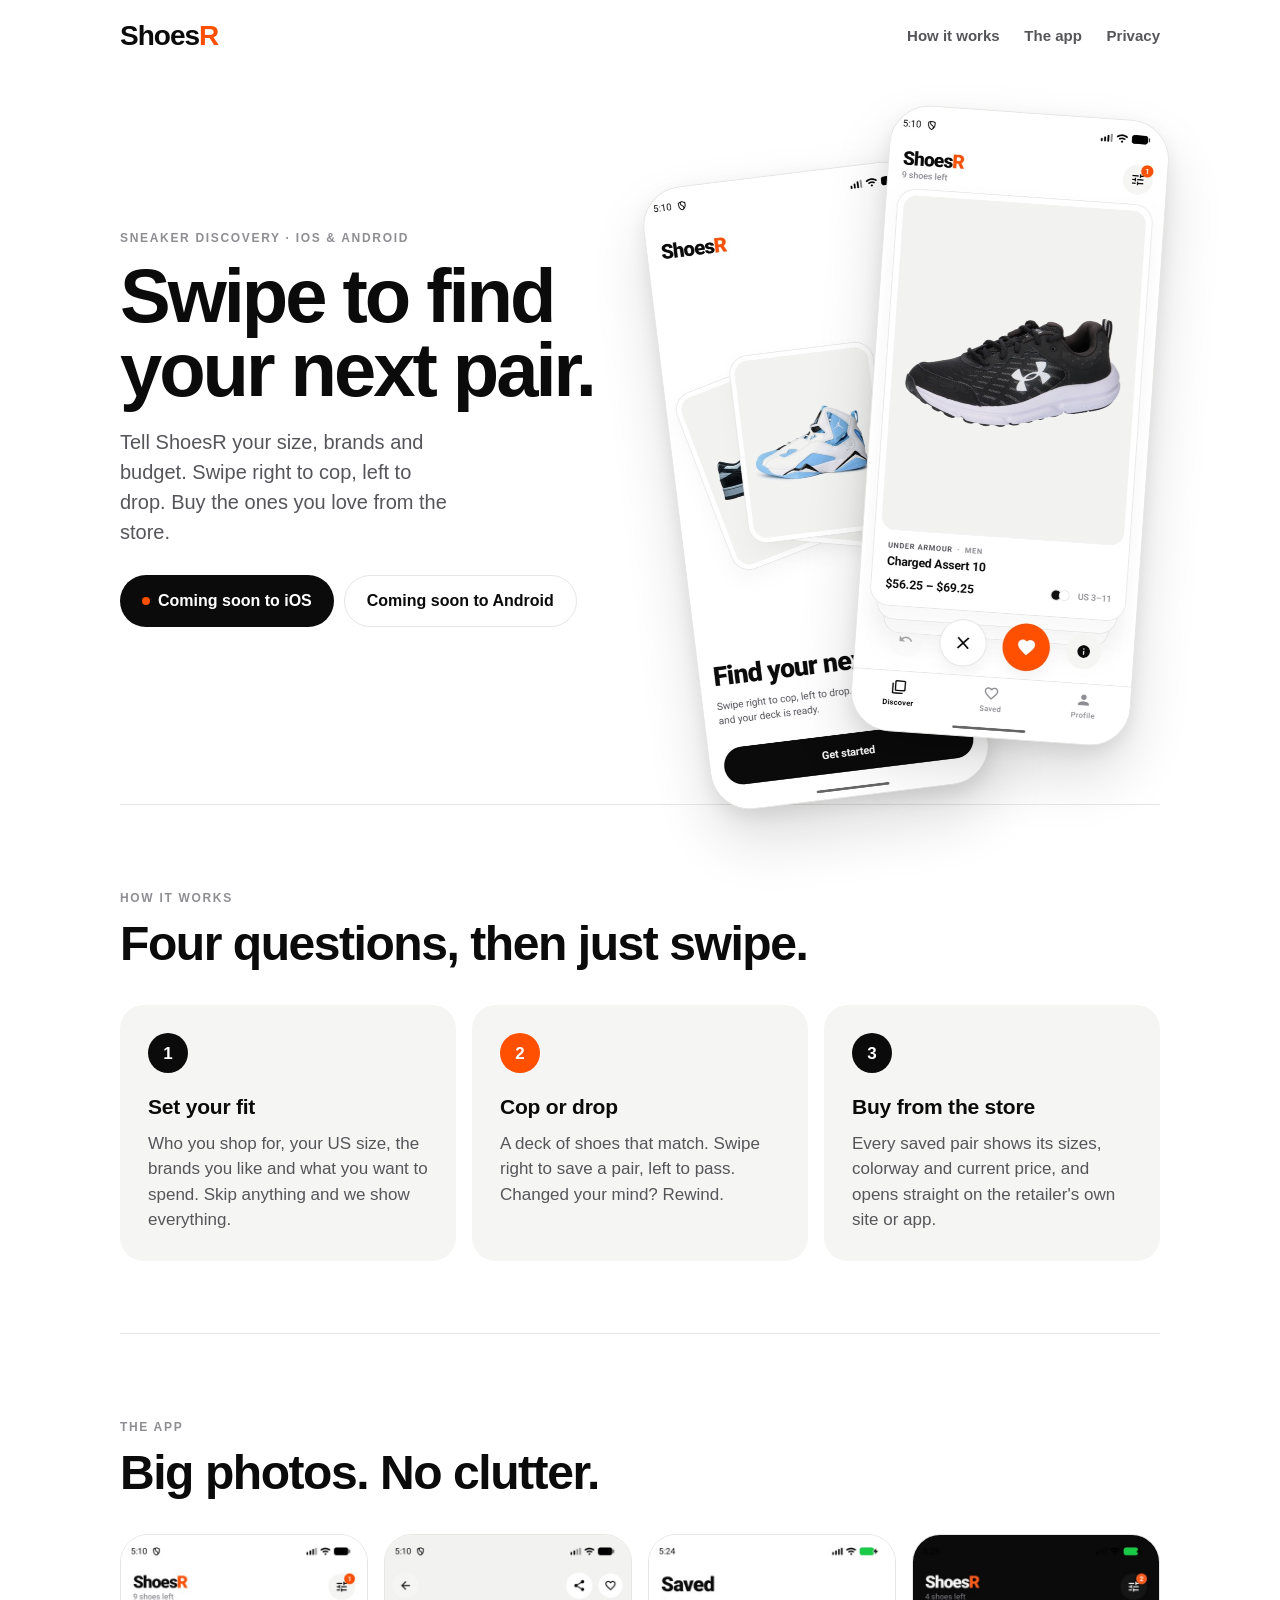
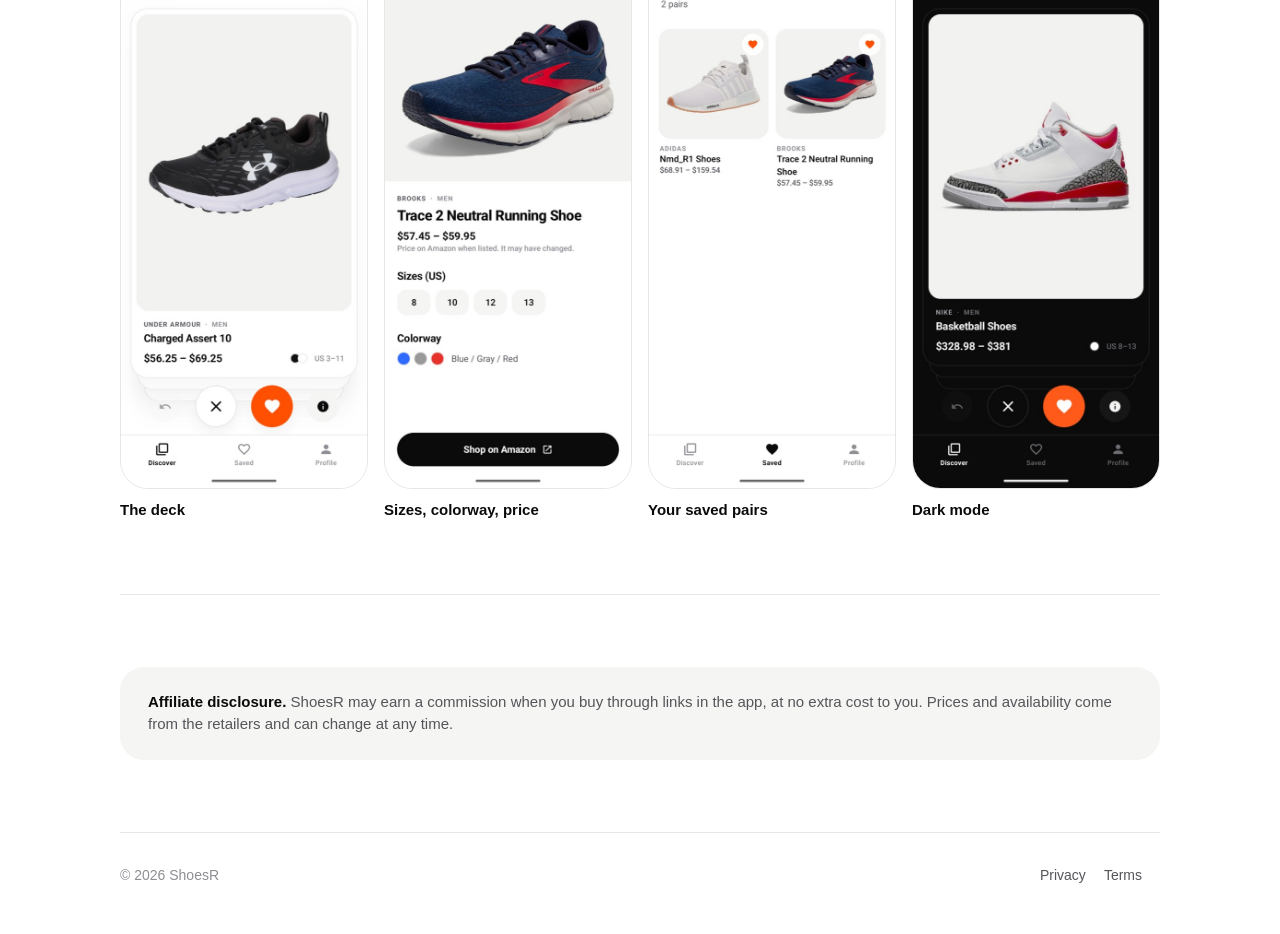
<file: index.html>
<!doctype html>
<html lang="en">
<head>
  <meta charset="utf-8">
  <meta name="viewport" content="width=device-width, initial-scale=1">
  <meta name='impact-site-verification' value='1cbe53e2-c9c3-486c-8fc2-f38b173067b9'>
  <title>ShoesR · Swipe to find your next pair</title>
  <meta name="description" content="ShoesR is a swipe-to-discover sneaker app. Set your size, brands and budget, swipe right to save the pairs you'd cop, and buy them from the retailer.">
  <meta property="og:title" content="ShoesR · Swipe to find your next pair">
  <meta property="og:description" content="Swipe right to cop, left to drop. A sneaker discovery app for iOS and Android, coming soon.">
  <meta property="og:image" content="img/discover.jpg">
  <meta name="theme-color" content="#ffffff">
  <link rel="icon" type="image/png" href="img/favicon.png">
  <link rel="apple-touch-icon" href="img/apple-touch-icon.png">
  <link rel="stylesheet" href="style.css">
</head>
<body>
  <div class="wrap">
    <header class="top">
      <a class="wordmark" href="./">Shoes<span>R</span></a>
      <nav>
        <a href="#how">How it works</a>
        <a href="#app">The app</a>
        <a class="keep" href="privacy.html">Privacy</a>
      </nav>
    </header>

    <section class="hero">
      <div>
        <p class="eyebrow">Sneaker discovery · iOS &amp; Android</p>
        <h1>Swipe to find your next pair.</h1>
        <p class="lead">Tell ShoesR your size, brands and budget. Swipe right to cop, left to drop. Buy the ones you love from the store.</p>
        <div class="badges">
          <span class="pill solid"><span class="dot"></span>Coming soon to iOS</span>
          <span class="pill ghost">Coming soon to Android</span>
        </div>
      </div>
      <div class="phones" aria-hidden="true">
        <div class="phone back"><img src="img/welcome.jpg" alt=""></div>
        <div class="phone front"><img src="img/discover.jpg" alt=""></div>
      </div>
    </section>

    <section class="band" id="how">
      <p class="eyebrow">How it works</p>
      <h2>Four questions, then just swipe.</h2>
      <div class="steps">
        <div class="step">
          <div class="n">1</div>
          <h3>Set your fit</h3>
          <p>Who you shop for, your US size, the brands you like and what you want to spend. Skip anything and we show everything.</p>
        </div>
        <div class="step cop">
          <div class="n">2</div>
          <h3>Cop or drop</h3>
          <p>A deck of shoes that match. Swipe right to save a pair, left to pass. Changed your mind? Rewind.</p>
        </div>
        <div class="step">
          <div class="n">3</div>
          <h3>Buy from the store</h3>
          <p>Every saved pair shows its sizes, colorway and current price, and opens straight on the retailer's own site or app.</p>
        </div>
      </div>
    </section>

    <section class="band" id="app">
      <p class="eyebrow">The app</p>
      <h2>Big photos. No clutter.</h2>
      <div class="gallery">
        <figure style="margin:0"><div class="shot"><img src="img/discover.jpg" alt="The swipe deck showing a sneaker card with price and store" loading="lazy"></div><figcaption class="caption">The deck</figcaption></figure>
        <figure style="margin:0"><div class="shot"><img src="img/detail.jpg" alt="A shoe's detail screen with sizes and a buy button" loading="lazy"></div><figcaption class="caption">Sizes, colorway, price</figcaption></figure>
        <figure style="margin:0"><div class="shot"><img src="img/saved.jpg" alt="The saved shoes grid" loading="lazy"></div><figcaption class="caption">Your saved pairs</figcaption></figure>
        <figure style="margin:0"><div class="shot"><img src="img/dark.jpg" alt="The swipe deck in dark mode" loading="lazy"></div><figcaption class="caption">Dark mode</figcaption></figure>
      </div>
    </section>

    <section class="band">
      <div class="disclosure">
        <strong>Affiliate disclosure.</strong> ShoesR may earn a commission when you buy through links in the app, at no extra cost to you. Prices and availability come from the retailers and can change at any time.
      </div>
    </section>

    <footer>
      <div>© 2026 ShoesR</div>
      <div><a href="privacy.html">Privacy</a><a href="terms.html">Terms</a></div>
    </footer>
  </div>
</body>
</html>
</file>
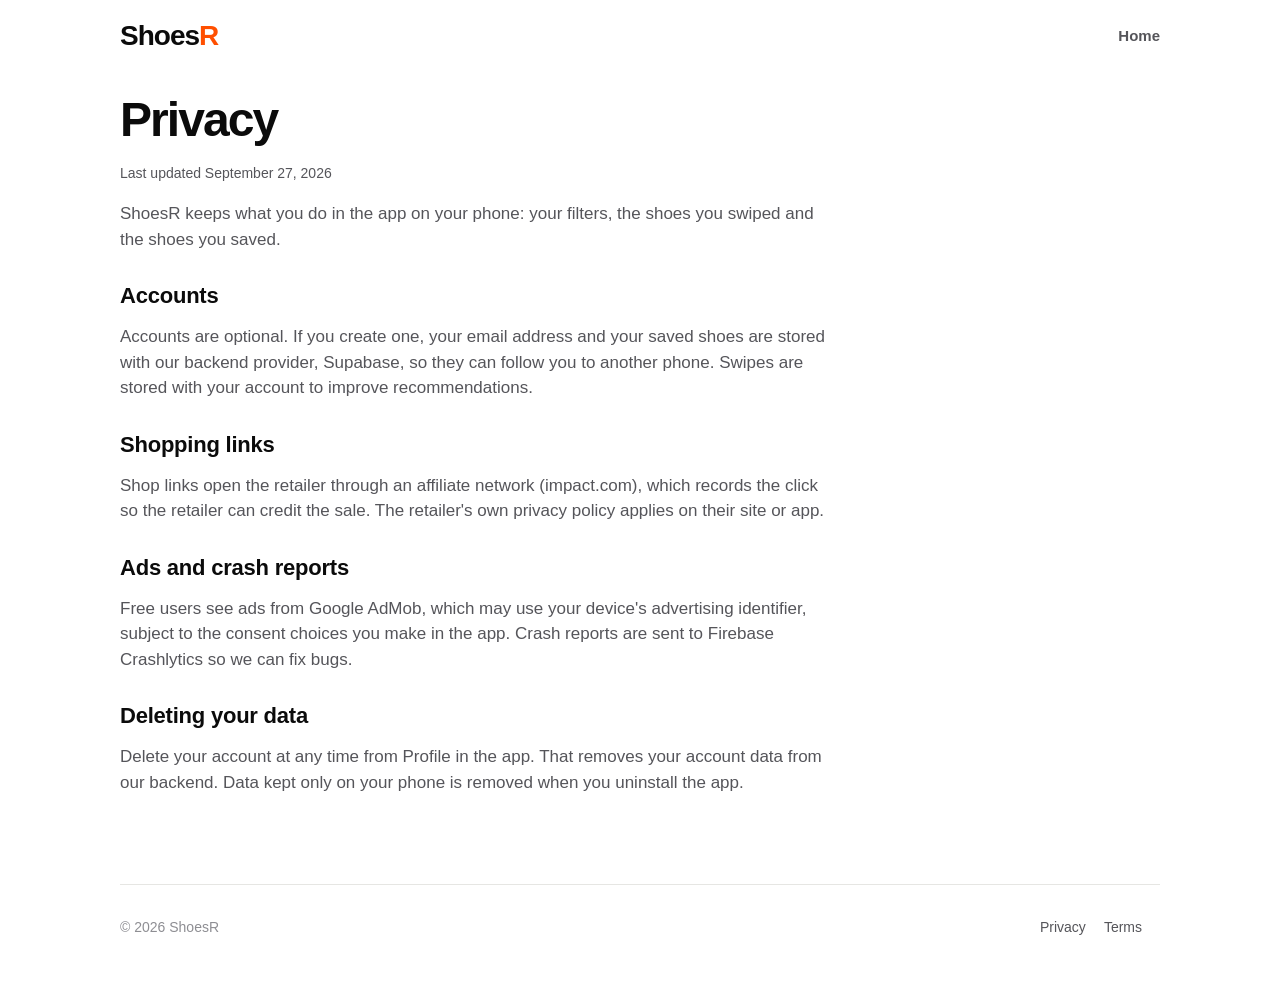
<file: privacy.html>
<!doctype html>
<html lang="en">
<head>
  <meta charset="utf-8">
  <meta name="viewport" content="width=device-width, initial-scale=1">
  <title>Privacy · ShoesR</title>
  <link rel="icon" type="image/png" href="img/favicon.png">
  <link rel="stylesheet" href="style.css">
</head>
<body>
  <div class="wrap">
    <header class="top">
      <a class="wordmark" href="./">Shoes<span>R</span></a>
      <nav><a class="keep" href="./">Home</a></nav>
    </header>
    <main class="doc">
      <h1>Privacy</h1>
      <p class="updated">Last updated September 27, 2026</p>
      <p>ShoesR keeps what you do in the app on your phone: your filters, the shoes you swiped and the shoes you saved.</p>
      <h2>Accounts</h2>
      <p>Accounts are optional. If you create one, your email address and your saved shoes are stored with our backend provider, Supabase, so they can follow you to another phone. Swipes are stored with your account to improve recommendations.</p>
      <h2>Shopping links</h2>
      <p>Shop links open the retailer through an affiliate network (impact.com), which records the click so the retailer can credit the sale. The retailer&#39;s own privacy policy applies on their site or app.</p>
      <h2>Ads and crash reports</h2>
      <p>Free users see ads from Google AdMob, which may use your device&#39;s advertising identifier, subject to the consent choices you make in the app. Crash reports are sent to Firebase Crashlytics so we can fix bugs.</p>
      <h2>Deleting your data</h2>
      <p>Delete your account at any time from Profile in the app. That removes your account data from our backend. Data kept only on your phone is removed when you uninstall the app.</p>
    </main>
    <footer>
      <div>© 2026 ShoesR</div>
      <div><a href="privacy.html">Privacy</a><a href="terms.html">Terms</a></div>
    </footer>
  </div>
</body>
</html>
</file>
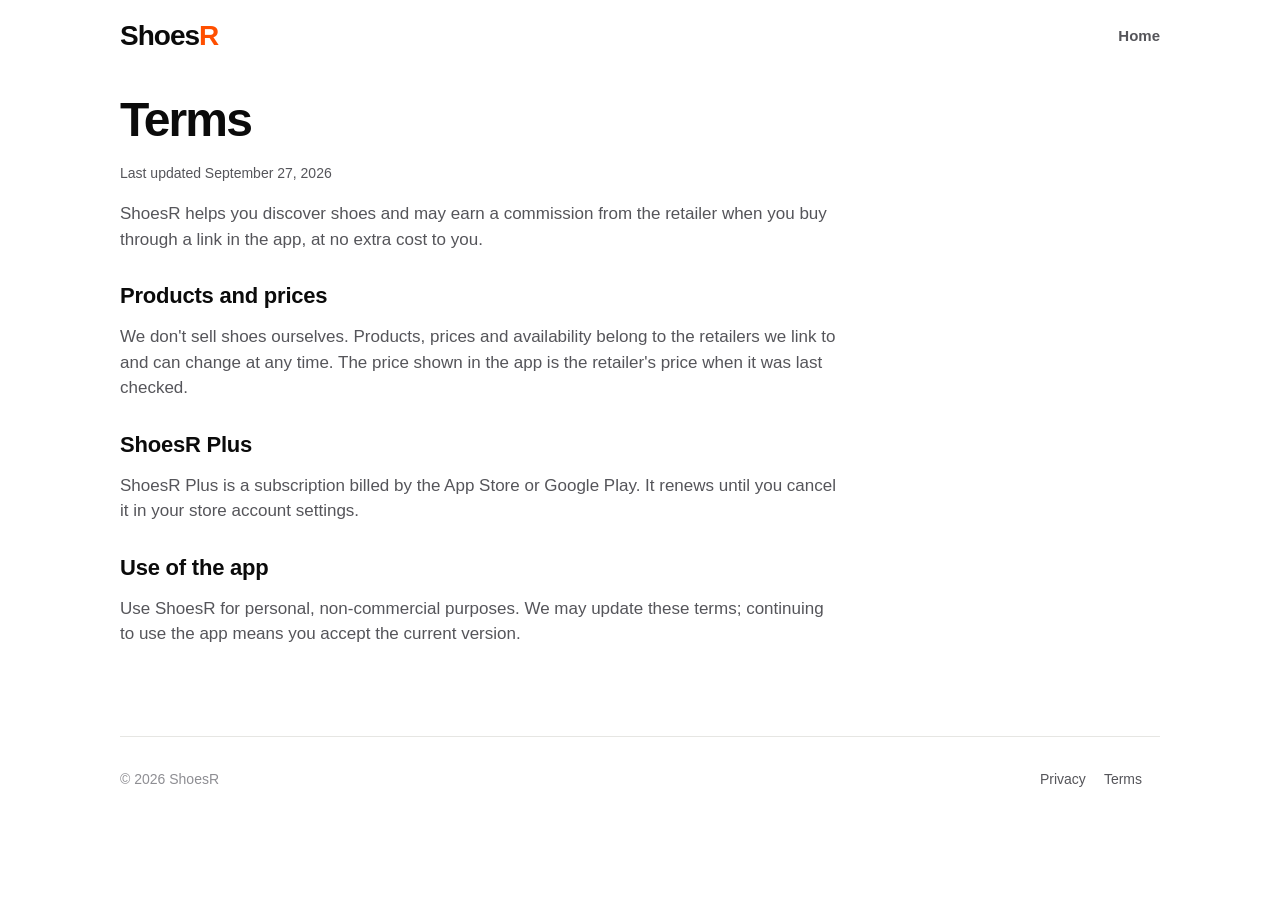
<file: terms.html>
<!doctype html>
<html lang="en">
<head>
  <meta charset="utf-8">
  <meta name="viewport" content="width=device-width, initial-scale=1">
  <title>Terms · ShoesR</title>
  <link rel="icon" type="image/png" href="img/favicon.png">
  <link rel="stylesheet" href="style.css">
</head>
<body>
  <div class="wrap">
    <header class="top">
      <a class="wordmark" href="./">Shoes<span>R</span></a>
      <nav><a class="keep" href="./">Home</a></nav>
    </header>
    <main class="doc">
      <h1>Terms</h1>
      <p class="updated">Last updated September 27, 2026</p>
      <p>ShoesR helps you discover shoes and may earn a commission from the retailer when you buy through a link in the app, at no extra cost to you.</p>
      <h2>Products and prices</h2>
      <p>We don&#39;t sell shoes ourselves. Products, prices and availability belong to the retailers we link to and can change at any time. The price shown in the app is the retailer&#39;s price when it was last checked.</p>
      <h2>ShoesR Plus</h2>
      <p>ShoesR Plus is a subscription billed by the App Store or Google Play. It renews until you cancel it in your store account settings.</p>
      <h2>Use of the app</h2>
      <p>Use ShoesR for personal, non-commercial purposes. We may update these terms; continuing to use the app means you accept the current version.</p>
    </main>
    <footer>
      <div>© 2026 ShoesR</div>
      <div><a href="privacy.html">Privacy</a><a href="terms.html">Terms</a></div>
    </footer>
  </div>
</body>
</html>
</file>
<file: style.css>
:root {
  --bg: #ffffff; --surface: #f5f5f3; --tile: #f2f2f0; --ink: #0b0b0b; --ink2: #55555a;
  --ink3: #8e8e93; --line: #e6e6e3; --accent: #ff4f00; --on-ink: #ffffff;
  --radius: 28px;
  --font: -apple-system, BlinkMacSystemFont, "SF Pro Display", "Segoe UI", Roboto, Helvetica, Arial, sans-serif;
}
@media (prefers-color-scheme: dark) {
  :root { --bg: #0b0b0b; --surface: #161616; --ink: #f4f4f2; --ink2: #a1a1a6; --ink3: #6e6e73; --line: #262626; --accent: #ff5a1a; --on-ink: #0b0b0b; }
}
* { box-sizing: border-box; }
html { -webkit-text-size-adjust: 100%; }
body { margin: 0; background: var(--bg); color: var(--ink); font: 17px/1.5 var(--font); }
a { color: inherit; }
.wrap { max-width: 1080px; margin: 0 auto; padding: 0 20px; }

header.top { display: flex; align-items: center; justify-content: space-between; height: 72px; }
.wordmark { font-weight: 900; font-size: 28px; letter-spacing: -1px; text-decoration: none; }
.wordmark span { color: var(--accent); }
nav a { color: var(--ink2); text-decoration: none; font-weight: 600; font-size: 15px; margin-left: 20px; }
nav a:hover { color: var(--ink); }

.hero { display: grid; grid-template-columns: 1.05fr 1fr; gap: 48px; align-items: center; padding: 40px 0 72px; }
h1 { font-size: clamp(44px, 7vw, 76px); line-height: 0.98; letter-spacing: -0.04em; font-weight: 900; margin: 0 0 20px; }
.lead { font-size: 20px; color: var(--ink2); max-width: 30ch; margin: 0 0 28px; }
.badges { display: flex; flex-wrap: wrap; gap: 10px; }
.pill { display: inline-flex; align-items: center; gap: 8px; height: 52px; padding: 0 22px; border-radius: 999px;
  font-weight: 700; font-size: 16px; }
.pill.solid { background: var(--ink); color: var(--on-ink); }
.pill.ghost { border: 1.5px solid var(--line); }
.dot { width: 8px; height: 8px; border-radius: 50%; background: var(--accent); }

.phones { position: relative; height: 620px; }
.phone { position: absolute; width: 280px; border-radius: 40px; overflow: hidden; background: var(--bg);
  border: 1px solid var(--line); box-shadow: 0 30px 60px rgba(0,0,0,.14), 0 8px 18px rgba(0,0,0,.08); }
.phone img { display: block; width: 100%; height: auto; }
.phone.back { left: 0; top: 60px; transform: rotate(-7deg); }
.phone.front { right: 10px; top: 0; transform: rotate(4deg); }

.eyebrow { font-size: 12px; font-weight: 800; letter-spacing: .14em; text-transform: uppercase; color: var(--ink3); }
section.band { padding: 72px 0; border-top: 1px solid var(--line); }
h2 { font-size: clamp(32px, 4.5vw, 48px); letter-spacing: -0.03em; line-height: 1.05; font-weight: 900; margin: 10px 0 36px; }
.steps { display: grid; grid-template-columns: repeat(3, 1fr); gap: 16px; }
.step { background: var(--surface); border-radius: 24px; padding: 28px; }
.step .n { width: 40px; height: 40px; border-radius: 50%; background: var(--ink); color: var(--on-ink);
  display: grid; place-items: center; font-weight: 800; margin-bottom: 18px; }
.step.cop .n { background: var(--accent); color: #fff; }
.step h3 { margin: 0 0 8px; font-size: 21px; letter-spacing: -0.01em; }
.step p { margin: 0; color: var(--ink2); }

.gallery { display: grid; grid-template-columns: repeat(4, 1fr); gap: 16px; }
.shot { border-radius: 28px; overflow: hidden; border: 1px solid var(--line); background: var(--surface); }
.shot img { display: block; width: 100%; height: auto; }
.caption { margin-top: 10px; font-weight: 700; font-size: 15px; }

.disclosure { background: var(--surface); border-radius: 24px; padding: 24px 28px; color: var(--ink2); font-size: 15px; }
.disclosure strong { color: var(--ink); }

footer { border-top: 1px solid var(--line); padding: 32px 0 48px; color: var(--ink3); font-size: 14px;
  display: flex; flex-wrap: wrap; gap: 16px; justify-content: space-between; }
footer a { color: var(--ink2); text-decoration: none; margin-right: 18px; }

.doc { max-width: 720px; padding: 24px 0 72px; }
.doc h1 { font-size: 48px; }
.doc h2 { font-size: 22px; margin: 32px 0 8px; letter-spacing: -0.01em; }
.doc p, .doc li { color: var(--ink2); }
.updated { color: var(--ink3); font-size: 14px; }

@media (max-width: 860px) {
  .hero { grid-template-columns: 1fr; gap: 24px; padding-top: 16px; }
  .phones { height: 500px; max-width: 420px; margin: 0 auto; width: 100%; }
  .phone { width: 220px; }
  .steps { grid-template-columns: 1fr; }
  .gallery { grid-template-columns: repeat(2, 1fr); }
  nav a:not(.keep) { display: none; }
}
@media (max-width: 420px) { .phone { width: 190px; } .phones { height: 440px; } }
</file>
